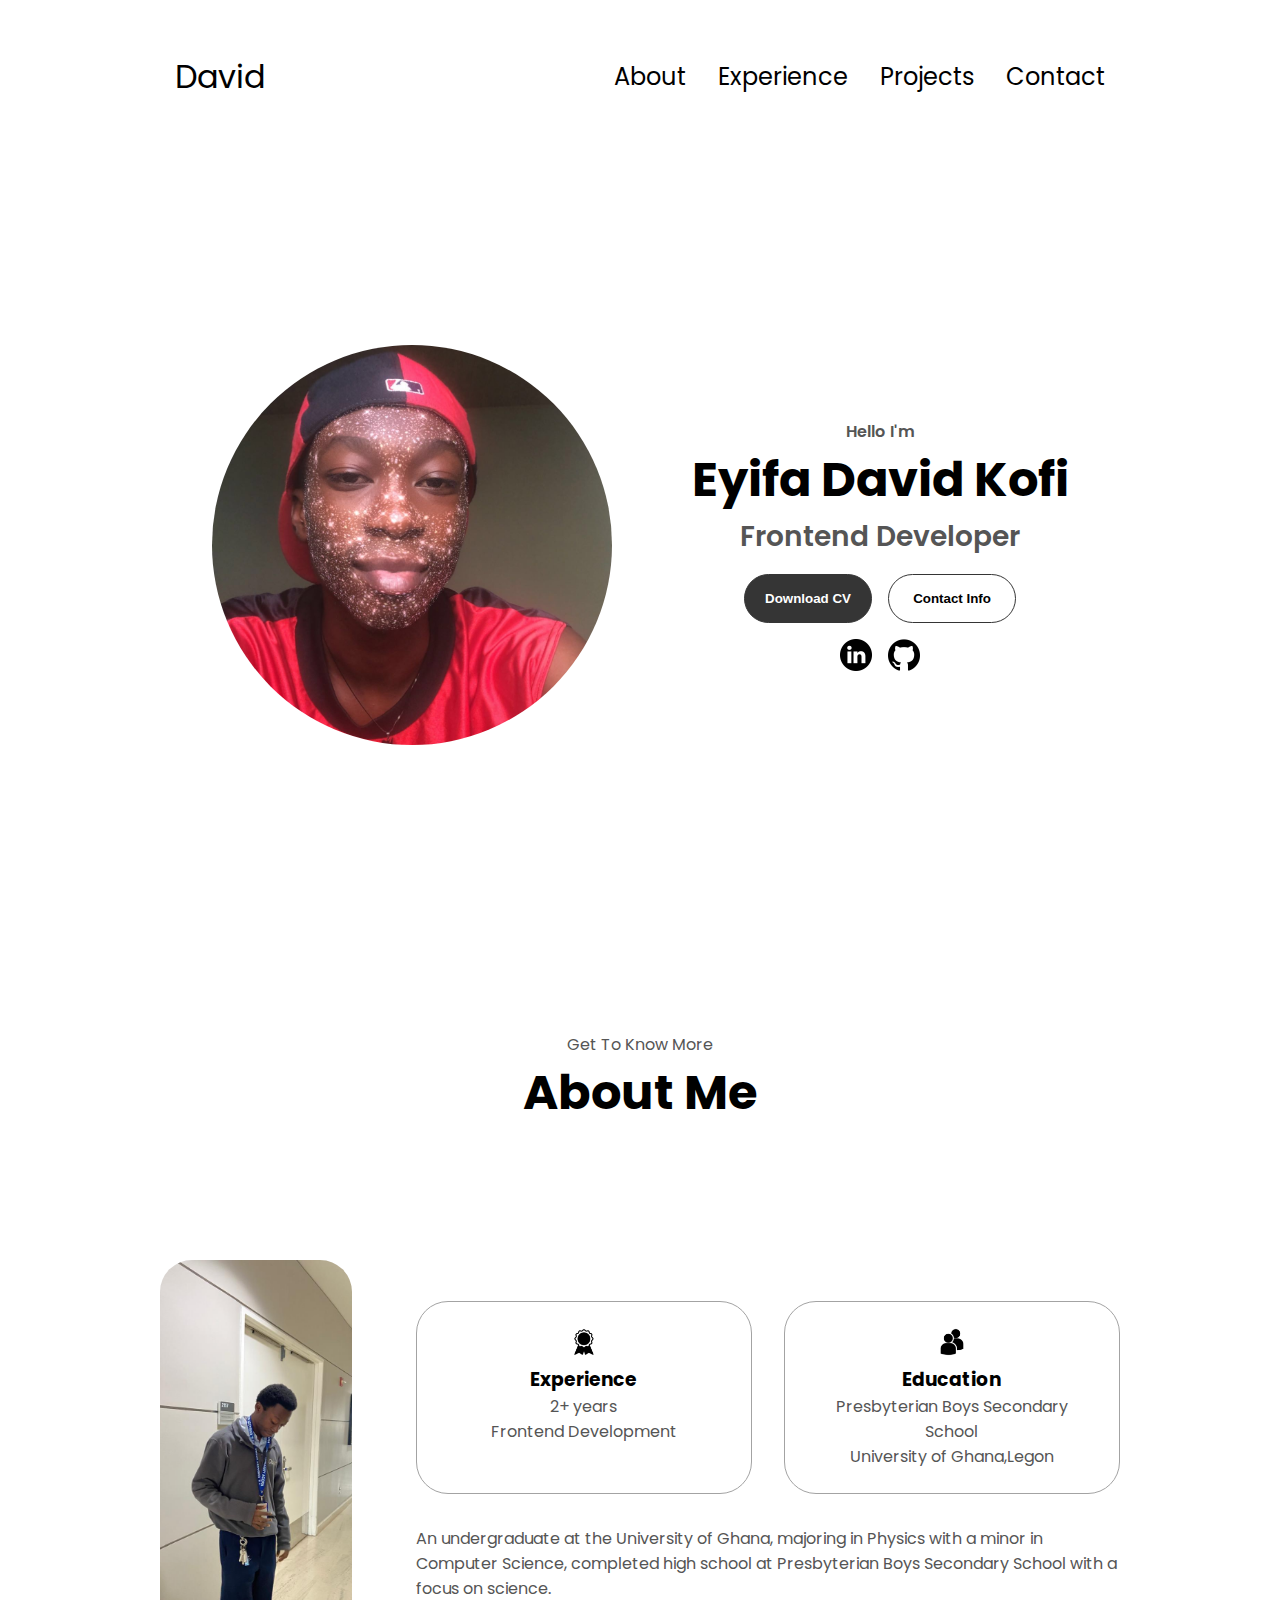
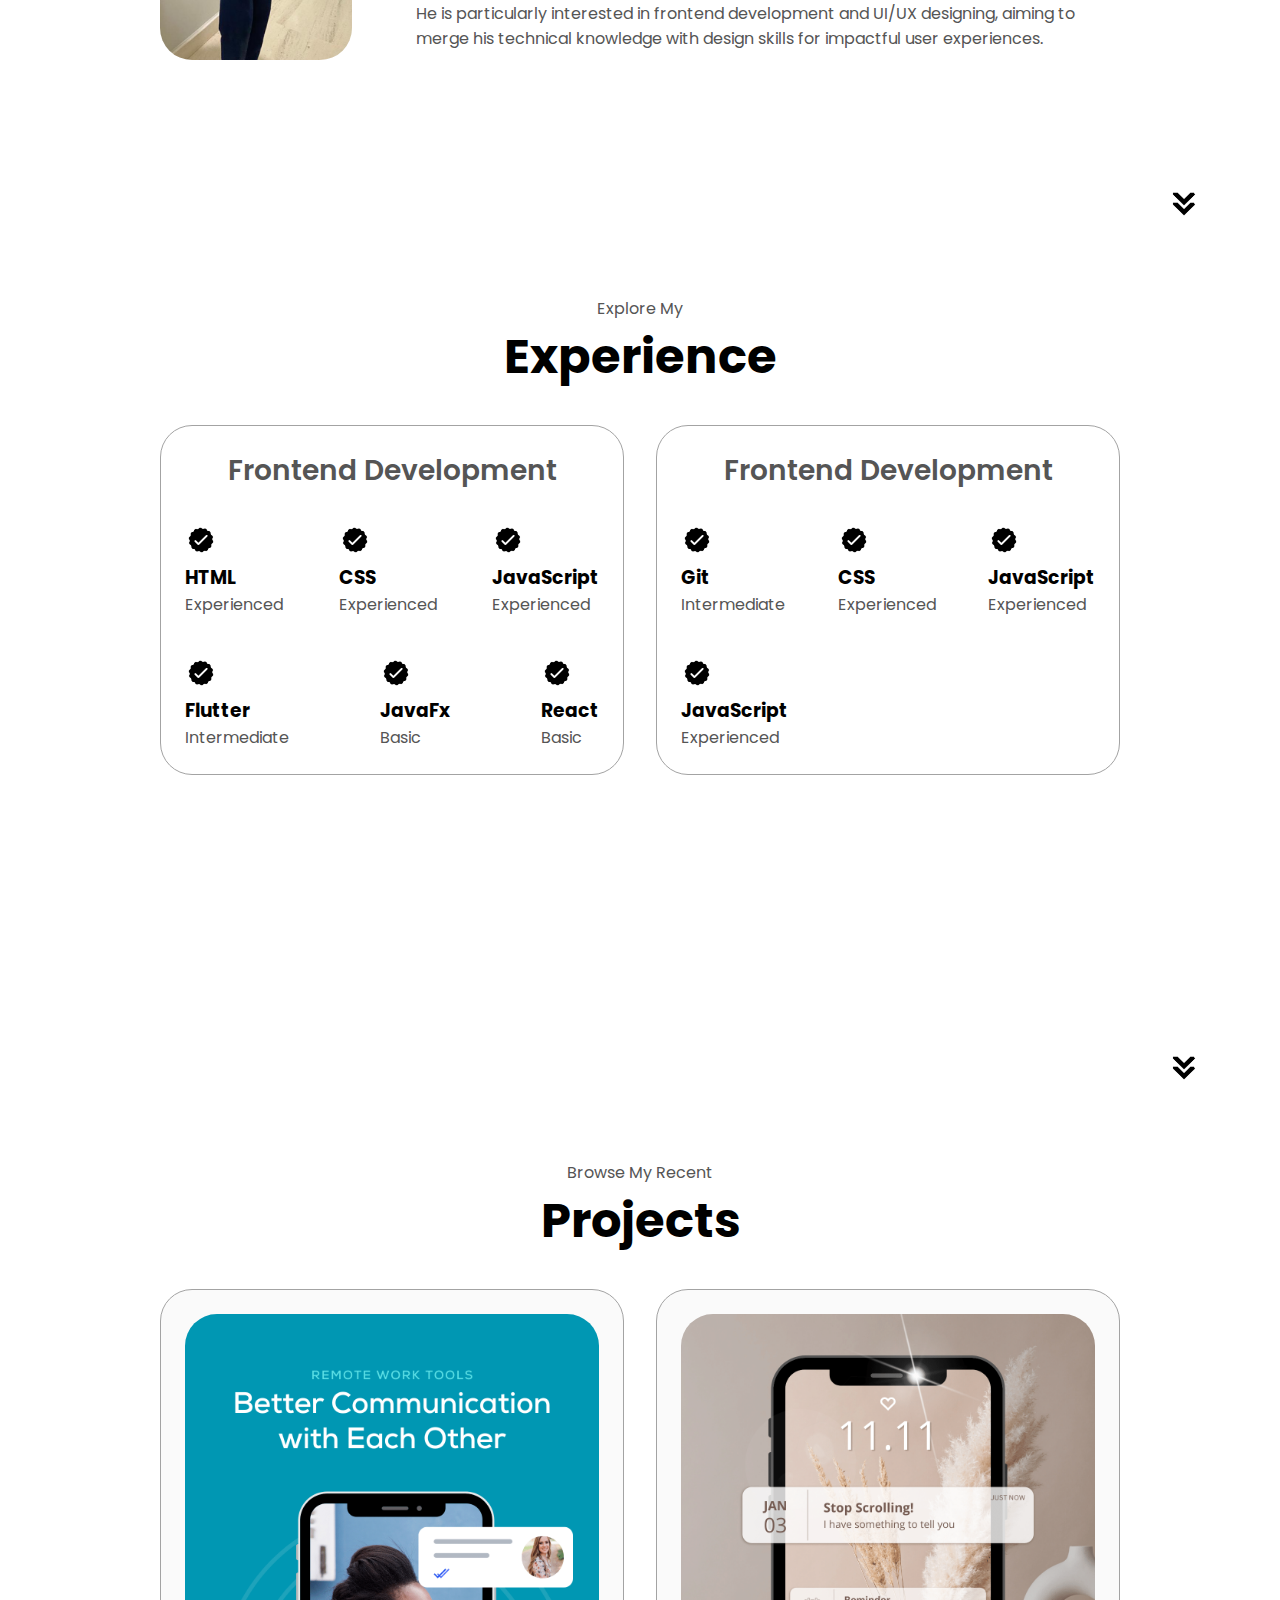
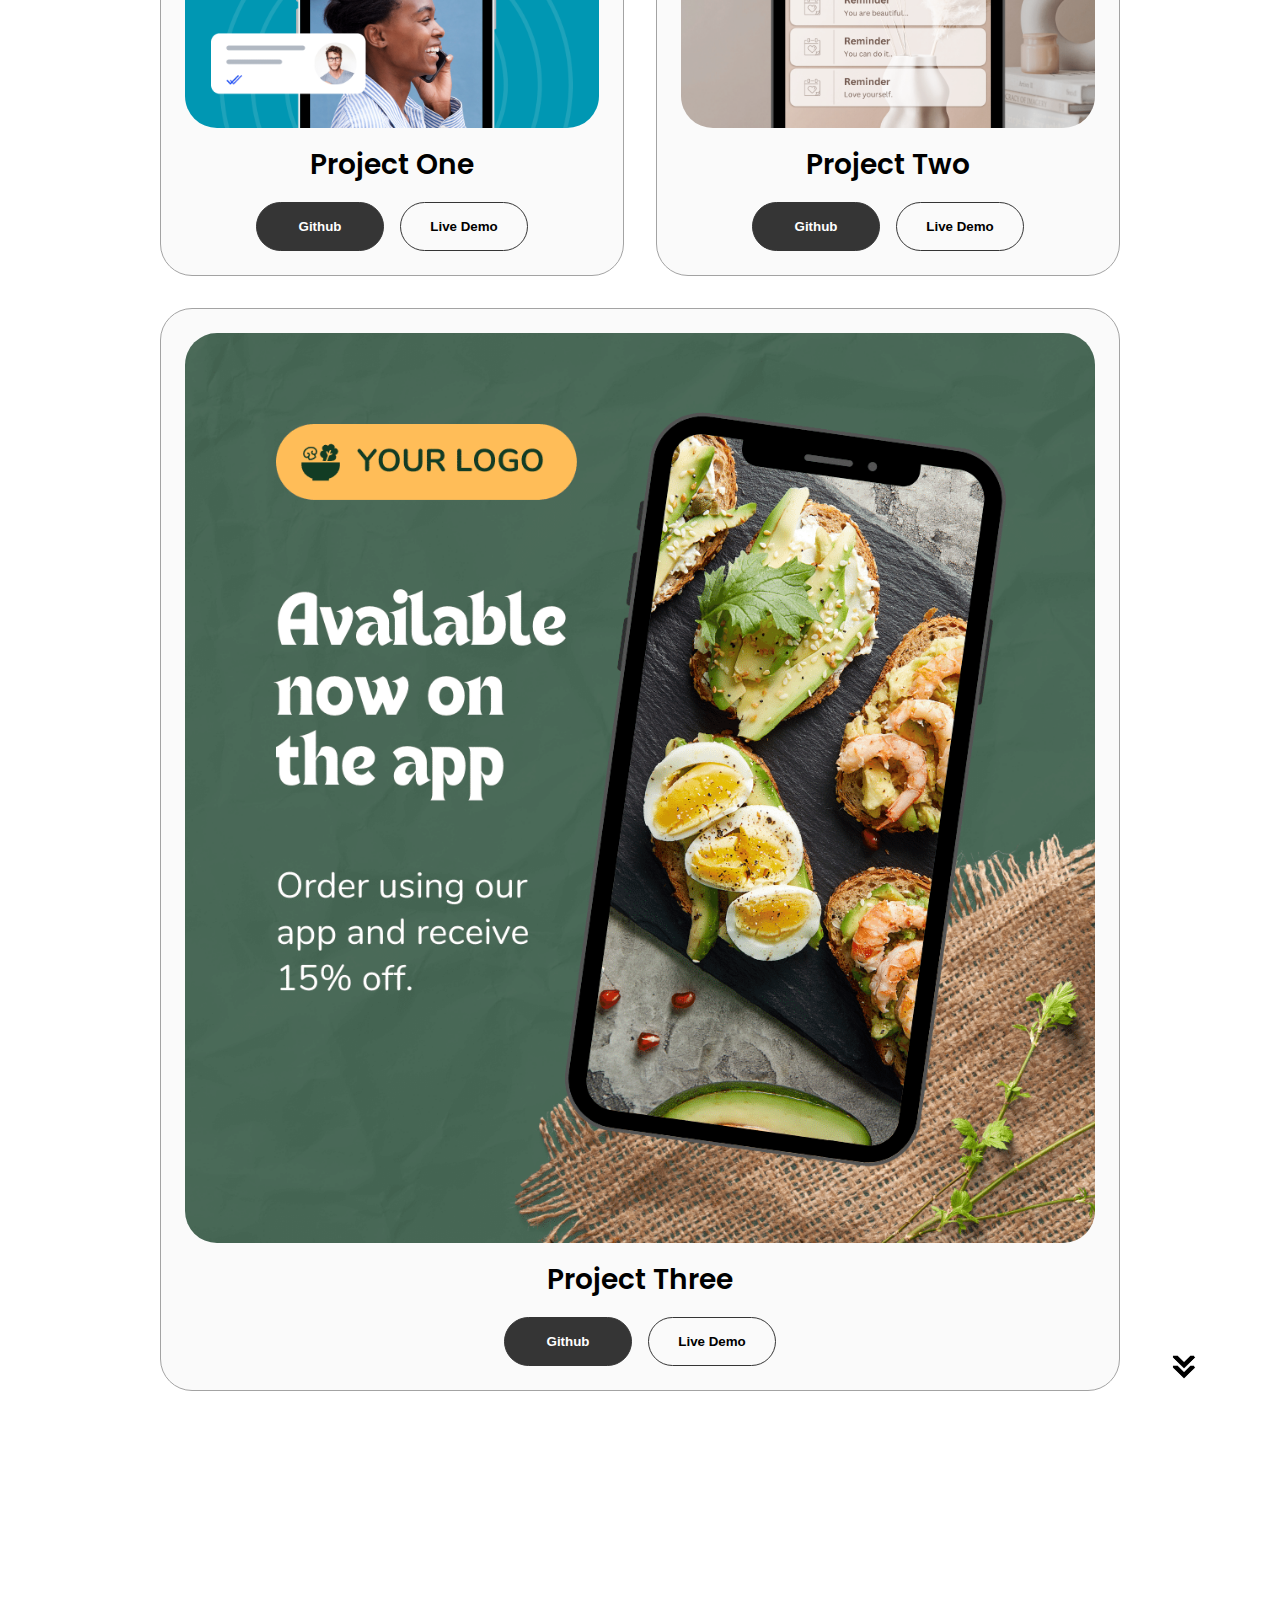
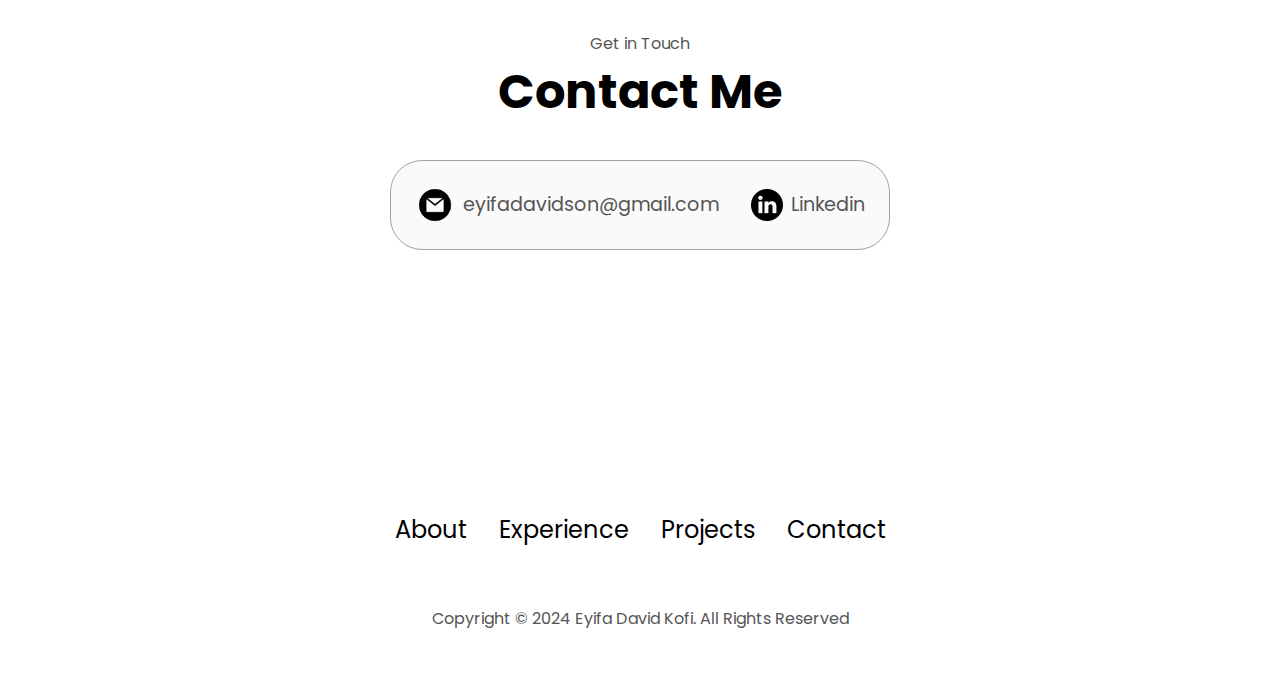
<file: Portfolio/index.html>
<!DOCTYPE html>
<html lang="en">
<head>
    <meta charset="UTF-8">
    <meta name="viewport" content="width=device-width, initial-scale=1.0">
    <title>My Portfolio</title>
    <link rel="stylesheet" href="style.css">
    <link rel="stylesheet" href="mediaqueries.css">
    <link rel="preconnect" href="https://fonts.googleapis.com">
<link rel="preconnect" href="https://fonts.gstatic.com" crossorigin>
<link href="https://fonts.googleapis.com/css2?family=Poppins:ital,wght@0,100;0,200;0,300;0,400;0,500;0,600;0,700;0,800;0,900;1,100;1,200;1,300;1,400;1,500;1,600;1,700;1,800;1,900&display=swap" rel="stylesheet">
</head>
<body>
    <nav id="desktop-nav">
        <div class="logo">David</div>
        <div>
            <ul class="nav-links">
                <li><a href="#about">About</a></li>
                <li><a href="#experience">Experience</a></li>
                <li><a href="#projects">Projects</a></li>
                <li><a href="#contact">Contact</a></li>
            </ul>
        </div>
    </nav>
    <nav id="hamburger-nav">
        <div class="logo">David</div>
        <div class="hamburger-menu">
            <div class="hamburger-icon" onclick="toggleMenu()">
                <span></span>
                <span></span>
                <span></span>
            </div>
            <div class="menu-links">
                <li><a href="#about" onclick="toggleMenu()">About</a></li>
                <li><a href="#experience" onclick="toggleMenu()">Experience</a></li>
                <li><a href="#projects" onclick="toggleMenu()">Projects</a></li>
                <li><a href="#contact" onclick="toggleMenu()">Contact</a></li>
            </div>
        </div>
    </nav>


    <section id="hero">
        <div class="section_pic-container">
            <img src="./assets/home.jpg" alt="Eyifa David"
            style="
            object-fit: cover;
            height: 100%;
            width: 100%;
            border-radius: 50%;">
        </div>
        <div class="section__text">
            <p class="section__t1">Hello I'm</p>
            <h1 class="title">Eyifa David Kofi</h1>
            <p class="section__text__p2">Frontend Developer</p>
            <div class="btn-container">
                <button class="btn btn-color1" onclick="window.open('./assets/home.jpg')">Download CV</button>
                <button class="btn btn-color-2" onclick="location.href='./#contact'">Contact Info</button>
            </div>
            <div class="socials-container">
                <img src="./assets/linkedin.png" alt="Linkedin profile"
                class="icon"
                onclick="location.href='https://www.linkedin.com/in/david-eyifa-10526a282'
                ">
                <img src="./assets/github.png" alt="github profile"
                class="icon"
                onclick="location.href='https://github.com/EyifaDavid'
                ">
            </div>
        </div>
    </section>


    <section id="about">
        <p class="about_p1">Get To Know More</p>
        <h1 class="title">About Me</h1>
        <div class="section-container">
            <div class="section_pic_container">
                <img src="./assets/IMG-20240823-WA0013.jpg" 
                alt="Profile Pic"
                class="about-pic"
                style="
                border-radius: 2rem;
                width: 100%;
                height: 100%;
                object-fit: cover;">
            </div>
            <div class="about-details-container">
                <div class="about-container">
                    <div class="details-container">
                        <img src="./assets/experience.png" alt="experience-icon"
                        class="icon">
                        <h3>Experience</h3>
                        <p>2+ years <br />Frontend Development</p>
                    </div>
                    <div class="details-container">
                        <img src="./assets/education.png" alt="education"
                        class="icon">
                        <h3>Education</h3>
                        <p>Presbyterian Boys Secondary School <br />University of Ghana,Legon</p>
                    </div>
                </div>
                <div class="text-container">
                    <p>An undergraduate at the University of Ghana,
                        majoring in Physics with a minor in Computer Science, completed high school at Presbyterian Boys Secondary School with a focus on science.<br />
                         He is particularly interested in frontend development and UI/UX designing,
                        aiming to merge his technical knowledge with design skills for impactful user experiences.</p>
                </div>
            </div>
        </div>
        <img src="./assets/arrow.png" alt="Arrow icon" 
        class="icon arrow"
        onclick="location.href='./#experience'">
    </section>

    <section id="experience">
        <p class="section__text">Explore My</p>
        <h1 class="title">Experience</h1>
        <div class="experience-details-container">
            <div class="about-container">
                <div class="details-container">
                    <h2 class="experience-sub-title">Frontend Development</h2>
                    <div class="article-container">
                        <article>
                            <img src="./assets/checkmark.png" alt="Experience-icon" class="icon">
                            <div>
                                <h3>HTML</h3>
                                <p>Experienced</p>
                            </div>
                        </article>
                        <article>
                            <img src="./assets/checkmark.png" alt="Experience-icon" class="icon">
                            <div>
                                <h3>CSS</h3>
                                <p>Experienced</p>
                            </div>
                        </article>
                        <article>
                            <img src="./assets/checkmark.png" alt="Experience-icon" class="icon">
                            <div>
                                <h3>JavaScript</h3>
                                <p>Experienced</p>
                            </div>
                        </article>
                        <article>
                            <img src="./assets/checkmark.png" alt="Experience-icon" class="icon">
                            <div>
                                <h3>Flutter</h3>
                                <p>Intermediate</p>
                            </div>
                        </article>
                        <article>
                            <img src="./assets/checkmark.png" alt="Experience-icon" class="icon">
                            <div>
                                <h3>JavaFx</h3>
                                <p>Basic</p>
                            </div>
                        </article>
                        <article>
                            <img src="./assets/checkmark.png" alt="Experience-icon" class="icon">
                            <div>
                                <h3>React</h3>
                                <p>Basic</p>
                            </div>
                        </article>
                    </div>
            </div>
            <div class="details-container">
                <h2 class="experience-sub-title">Frontend Development</h2>
                <div class="article-container">
                    <article>
                        <img src="./assets/checkmark.png" alt="Experience-icon" class="icon">
                        <div>
                            <h3>Git</h3>
                            <p>Intermediate</p>
                        </div>
                    </article>
                    <article>
                        <img src="./assets/checkmark.png" alt="Experience-icon" class="icon">
                        <div>
                            <h3>CSS</h3>
                            <p>Experienced</p>
                        </div>
                    </article>
                    <article>
                        <img src="./assets/checkmark.png" alt="Experience-icon" class="icon">
                        <div>
                            <h3>JavaScript</h3>
                            <p>Experienced</p>
                        </div>
                    </article>
                    <article>
                        <img src="./assets/checkmark.png" alt="Experience-icon" class="icon">
                        <div>
                            <h3>JavaScript</h3>
                            <p>Experienced</p>
                        </div>
                    </article>
                </div>
            </div>
        </div>
        <img src="./assets/arrow.png" alt="Arrow icon" 
        class="icon arrow"
        onclick="location.href='./#projects'">
    </section>

    <section id="projects">
        <p class="section__t1">Browse My Recent</p>
        <h1 class="title">Projects</h1>
        <div class="experience-details-container">
            <div class="about-container">
                <div class="details-container color-container">
                <div class="article-container">
                    <img src="./assets/project-1.png" alt="Project 1"
                    class="project-img">
                </div>
                <h2 class="experience-sub-title project-title">Project One</h2>
                <div class="btn-container">
                    <button class="btn btn-color1 project-btn"
                    onclick="location.href='https://github.com/EyifaDavid'">
                    Github</button>
                    <button class="btn btn-color-2 project-btn"
                    onclick="location.href='https://github.com/EyifaDavid'">
                    Live Demo</button>
                </div>
            </div>
            <div class="details-container color-container">
                <div class="article-container">
                    <img src="./assets/project-2.png" alt="Project 2"
                    class="project-img">
                </div>
                <h2 class="experience-sub-title project-title">Project Two</h2>
                <div class="btn-container">
                    <button class="btn btn-color1 project-btn"
                    onclick="location.href='https://github.com/EyifaDavid'">
                    Github</button>
                    <button class="btn btn-color-2 project-btn"
                    onclick="location.href='https://github.com/EyifaDavid'">
                    Live Demo</button>
                </div>
            </div>
            <div class="details-container color-container">
                <div class="article-container">
                    <img src="./assets/project-3.png" alt="Project 3"
                    class="project-img">
                </div>
                <h2 class="experience-sub-title project-title">Project Three</h2>
                <div class="btn-container">
                    <button class="btn btn-color1 project-btn"
                    onclick="location.href='https://github.com/EyifaDavid'">
                    Github</button>
                    <button class="btn btn-color-2 project-btn"
                    onclick="location.href='https://github.com/EyifaDavid'">
                    Live Demo</button>
                </div>
            </div>
        </div>
        </div> 
        <img src="./assets/arrow.png" alt="Arrow icon" 
        class="icon arrow"
        onclick="location.href='./#contact'">    
    </section>

    <section id="contact">
        <p class="section__t1">Get in Touch</p>
        <h1 class="title">Contact Me</h1>
        <div class="contact-info-upper-container">
            <div class="contact-info-container">
                <img src="./assets/email.png" alt="email"
                class="icon contact-icon email-icon">
                <p><a href="mailto:eyifadavidson@gmail.com"></a>eyifadavidson@gmail.com</p>
            </div>
            <div class="contact-info-container">
                <img src="./assets/linkedin.png" alt="linkedin"
                class="icon contact-icon">
                <p><a href="https://www.linkedin.com/in/david-eyifa-10526a282"></a>Linkedin</p>
            </div>
        </div>
          
        </div>
    </section>

    <footer>
        <nav>
        <div class="nav-links-container">
            <ul class="nav-links">
                <li><a href="#about">About</a></li>
                <li><a href="#experience">Experience</a></li>
                <li><a href="#projects">Projects</a></li>
                <li><a href="#contact">Contact</a></li>
            </ul>
        </div>
    </nav>
    <p>Copyright &#169; 2024 Eyifa David Kofi. All Rights Reserved</p>
    </footer>
    <script src="script.js"></script>
</body>
</html>
</file>
<file: Portfolio/style.css>
/* General */

.poppins-thin {
    font-family: "Poppins", serif;
    font-weight: 100;
    font-style: normal;
  }
  
  .poppins-thin-italic {
    font-family: "Poppins", serif;
    font-weight: 100;
    font-style: italic;
  }
  
  .poppins-extralight {
    font-family: "Poppins", serif;
    font-weight: 200;
    font-style: normal;
  }
  
  .poppins-extralight-italic {
    font-family: "Poppins", serif;
    font-weight: 200;
    font-style: italic;
  }
  
  .poppins-light {
    font-family: "Poppins", serif;
    font-weight: 300;
    font-style: normal;
  }
  
  .poppins-light-italic {
    font-family: "Poppins", serif;
    font-weight: 300;
    font-style: italic;
  }
  
  .poppins-regular {
    font-family: "Poppins", serif;
    font-weight: 400;
    font-style: normal;
  }
  
  .poppins-regular-italic {
    font-family: "Poppins", serif;
    font-weight: 400;
    font-style: italic;
  }
  
  .poppins-medium {
    font-family: "Poppins", serif;
    font-weight: 500;
    font-style: normal;
  }
  
  .poppins-medium-italic {
    font-family: "Poppins", serif;
    font-weight: 500;
    font-style: italic;
  }
  
  .poppins-semibold {
    font-family: "Poppins", serif;
    font-weight: 600;
    font-style: normal;
  }
  
  .poppins-semibold-italic {
    font-family: "Poppins", serif;
    font-weight: 600;
    font-style: italic;
  }
  
  .poppins-bold {
    font-family: "Poppins", serif;
    font-weight: 700;
    font-style: normal;
  }
  
  .poppins-bold-italic {
    font-family: "Poppins", serif;
    font-weight: 700;
    font-style: italic;
  }
  
  .poppins-extrabold {
    font-family: "Poppins", serif;
    font-weight: 800;
    font-style: normal;
  }
  
  .poppins-extrabold-italic {
    font-family: "Poppins", serif;
    font-weight: 800;
    font-style: italic;
  }
  
  .poppins-black {
    font-family: "Poppins", serif;
    font-weight: 900;
    font-style: normal;
  }
  
  .poppins-black-italic {
    font-family: "Poppins", serif;
    font-weight: 900;
    font-style: italic;
  }
  
*{
    margin: 0;
    padding: 0;
}

body{
    font-family: "Poppins", serif;
}

html{
    scroll-behavior: smooth;
}

p{
    color: rgb(85, 85, 85)
}

/* Transitions */
a,.btn {
    transition: all 300ms ease;
}

nav,.nav-links {
    display: flex;
}
nav{
    justify-content: space-around;
    align-items: center;
    height: 17vh;
}
.nav-links{
    gap: 2rem;
    list-style: none;
    font-size: 1.5rem
}

a{
    text-decoration: none;
    color: black;
    text-decoration-color: white;
}
a:hover{
    text-decoration: underline;
    color: grey;
    text-underline-offset: 1rem;
    text-decoration-color: rgb(181,181,181);
}

.logo{
    font-size: 2rem;
}
.logo:hover{
    cursor: default;
}


/* Hamburger Menu */

#hamburger-nav{
    display: none;
}

.hamburger-menu{
    position: relative;
    display: inline-block;
}

.hamburger-icon{
    display: flex;
    flex-direction: column;
    justify-content: space-between;
    height: 24px;
    width: 30px;
    cursor: pointer;
}

.hamburger-icon span{
    width: 100%;
    height: 2px;
    background-color: black;
    transition: all 0.3 ease-in-out;
}

.menu-links{
    top: 100%;
    position: absolute;
    right: 0;
    background-color: white;
    width: fit-content;
    max-height: 0;
    overflow: hidden;
    transition: all 0.3 ease-in-out;
}

.menu-links a{
    display: block;
    padding: 10px;
    text-align: center;
    font-size: 1.5rem;
    color: black;
    text-decoration: none;
    transition: all 0.3 ease-in-out;
}

.menu-links li {
    list-style: none;
}
.menu-links.open {
    max-height: 300px;
}

.hamburger-icon.open span:first-child {
    transform: rotate(45deg) translate(10px, 5px);
}
.hamburger-icon.open span:nth-child(2) {
    opacity: 0;
}
.hamburger-icon.open span:last-child {
    transform: rotate(-45deg) translate(10px, -5px);
}

.hamburger-icon span:first-child {
    transform: none;
}
.hamburger-icon span:nth-child(2) {
    opacity: 1;
}
.hamburger-icon span:last-child {
    transform: none;
}


/* Section */
section{
    padding-top: 4vh;
    height: 96vh;
    margin: 0 10rem;
    box-sizing: border-box;
    min-height: fit-content;
}
.section-container{
    display: flex;
}
#hero{
    display: flex;
    justify-content: center;
    gap: 5rem;
    height: 80vh;
}
.section_pic-container{
    display: flex;
    width: 400px;
    height: 400px;
    margin: auto 0;
}
.section__text{
    align-self: center;
    text-align: center;
}
.section__text p{
    font-weight: 600;
}
.section__t1{
    text-align: center;
}
.section__text__p2{
    font-size: 1.75rem;
    margin-bottom: 1rem;
}
.title{
    font-size: 3rem;
    text-align: center;
}
.btn-container{
    display: flex;
    justify-content: center;
    gap: 1rem;
}
.socials-container{
    display: flex;
    justify-content: center;
    margin-top: 1rem;
    gap: 1rem;
}
.icon{
    cursor: pointer;
    height: 2rem;

}
.btn {
    font-weight: 600;
    transition: all 3000ms ease;
    padding: 1rem;
    width: 8rem;
    border-radius: 2rem;
}
.btn-color1 {
    border: rgb(53,53,53) 0.1rem solid;
    color: white;
    background: rgb(53,53,53);
}
.btn-color1:hover{
    cursor: pointer;
    background: rgb(0, 0, 0)
}

.btn-color-2{
    border: rgb(53,53,53) 0.1rem solid;
    background: none;
}
.btn-color-2:hover{
    cursor: pointer;
    color: white;
    background: rgb(53,53,53);
    border: rgb(255, 255, 255) 0.1rem solid;
}

/* About Section */

#about {
    position: relative;
}
.about_p1{
    text-align: center;
}
.section-container{
    gap: 4rem;
    height: 80%;
}
.about-details-container{
    display: flex;
    justify-content: center;
    flex-direction: column;
}
.section_pic_container{
    display: flex;
    width: 400px;
    height: 400px;
    margin: auto 0;
    overflow: hidden;
}
.about-container{
    gap: 2rem;
    display: flex;
    margin-top: 2rem;
    margin-bottom: 2rem;
}
.arrow{
    position: absolute;
    right: -5rem;
    bottom: 2.5rem;
}
.details-container{
    padding: 1.5rem;
    flex: 1;
    background: white;
    border-radius: 2rem;
    border: rgb(53,53,53) 0.1rem solid;
    border-color: rgb(163, 163, 163);
    text-align: center;
}

/* Experience */

#experience{
    position: relative;
}
.experience-sub-title{
    color: rgb(85, 85, 85);
    font-weight: 600;
    font-size: 1.75rem;
    margin-bottom: 2rem;
}
.experience-details-container{
    display: flex;
    justify-content:center ;
    flex-direction: column;
}
.article-container{
    display: flex;
    text-align: initial;
    flex-wrap: wrap;
    flex-direction: row;
    gap: 2.5rem;
    justify-content: space-between;
}
.article{
    display: flex;
    width: 10rem;
    justify-content: space-around;
    gap: 0.5rem;
}
article .icon{
    cursor: default;
}


/* Project */
#projects {
    position: relative;
}

.color-container{
    border-color: rgb(163, 163, 163);
    background: rgb(250, 250, 250);
}
.project-img{
    border-radius: 2rem;
    width: 100%;
    height: 90%;
}
.project-title{
    margin: 1rem;
    color: black;
    border-color: rgb(163, 163, 163);
}


/* contact */

#contact{
    display: flex;
    justify-content: center;
    flex-direction: column;
    height: 70vh;
}
.contact-info-upper-container{
    display: flex;
    justify-content: center;
    border-radius: 2rem;
    border: rgb(53,53,53) 0.1rem solid;
    border-color: rgb(163, 163, 163);
    background: rgb(250, 250, 250);
    margin: 2rem auto;
    padding: 0.5rem;
}
.contact-info-container{
    display: flex;
    align-items: center;
    justify-content: center;
    gap: 0.5rem;
    margin: 1rem;
}
.contact-info-container p{
    font-size: larger;
}
.contact-icon{
    cursor: default;
}
.email-icon{
height: 2.5rem;
}

/* footer */
footer{
    height: 26vh;
    margin: 0 1rem;
}
footer p{
    text-align: center;
}
</file>
<file: Portfolio/mediaqueries.css>
@media screen and (max-width:1400px) {
    #hero{
        height: 83vh;
        margin-bottom: 6rem;
    }
    .about-container, .details-container{
        flex-wrap: wrap;
    }
}

@media screen and (max-width: 1200px) {
    #desktop-nav {
        display: none;
    }
    #hamburger-nav {
        display: flex;
    }
    #experience, .experience-details-container{
        margin-top: 2rem;
    }
    #hero,.section-container{
        display: block;
    }
    .arrow{
        display: none;
    }
    section, .section-container {
        height: fit-content;
    }
    section{
        margin: 0 5%;
    }
    .section_pic-container, .section_pic_container{
        width: 200px;
        height: 200px;
        margin: 0 auto 2rem;
    }
    .about-containers{
        margin-top: 0;
    }
}

@media screen and (max-width: 600px) {
    #contact, footer{
    height: 40vh;
    }
    #hero{
        height: 83vh;
        margin-bottom: 0;
    }
    article{
        font-size: 1rem;
    }
    footer nav{
        height: fit-content;
        margin-bottom: 2rem;
    }
    .about-container, .contact-info-upper-container, btn container{
        flex-wrap: wrap;
    }
    .contact-info-container{
        margin: 0;
    }
    .contact-info-conttainer p, .nav-links li a{
        font-size: 1rem;
    }
    .experience-sub-title{
        font-size: 1.25rem;
    }
    .logo{
        font-size: 1.5rem;
    }
    .nav-links{
        flex-direction: column;
        gap: 0.5rem;
        text-align: center;
    }
    .title{
        font-size: 2rem;
    }
    .text-container{
        text-align: justify;
    }
}
</file>
